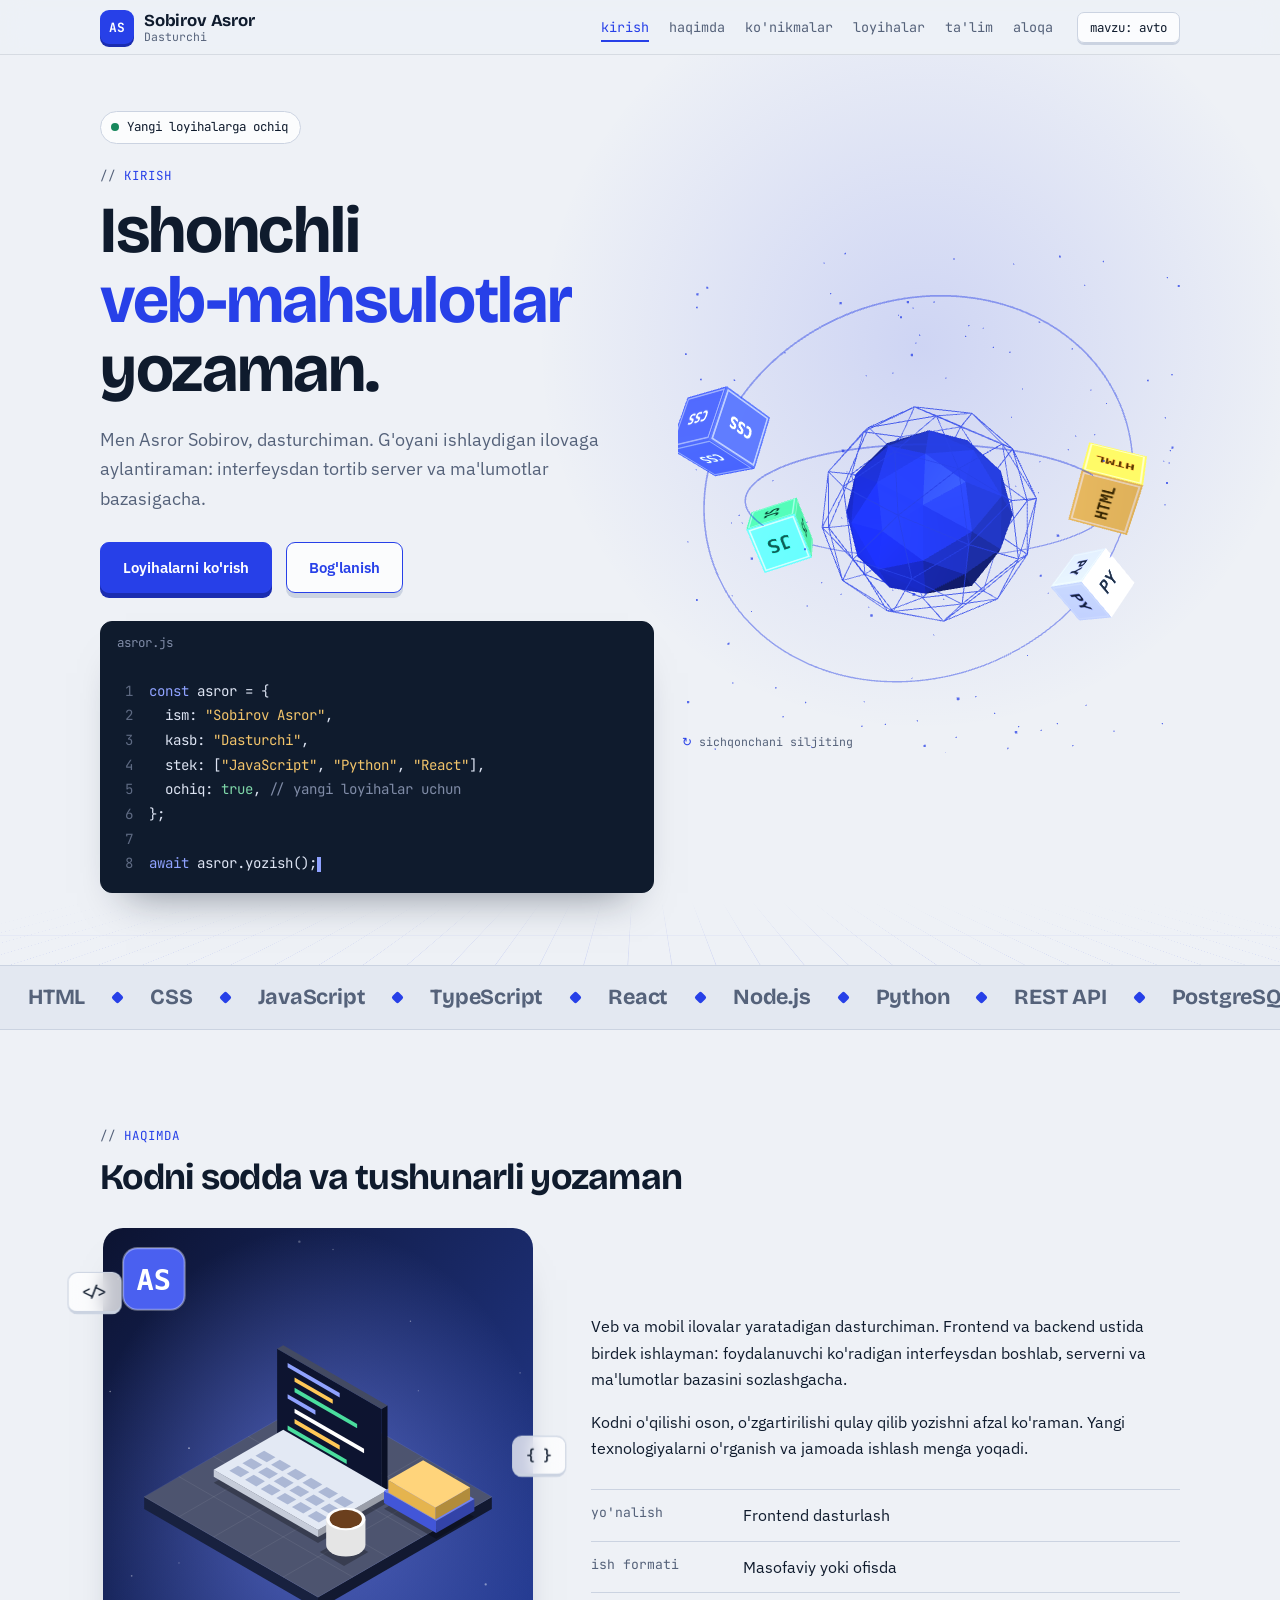
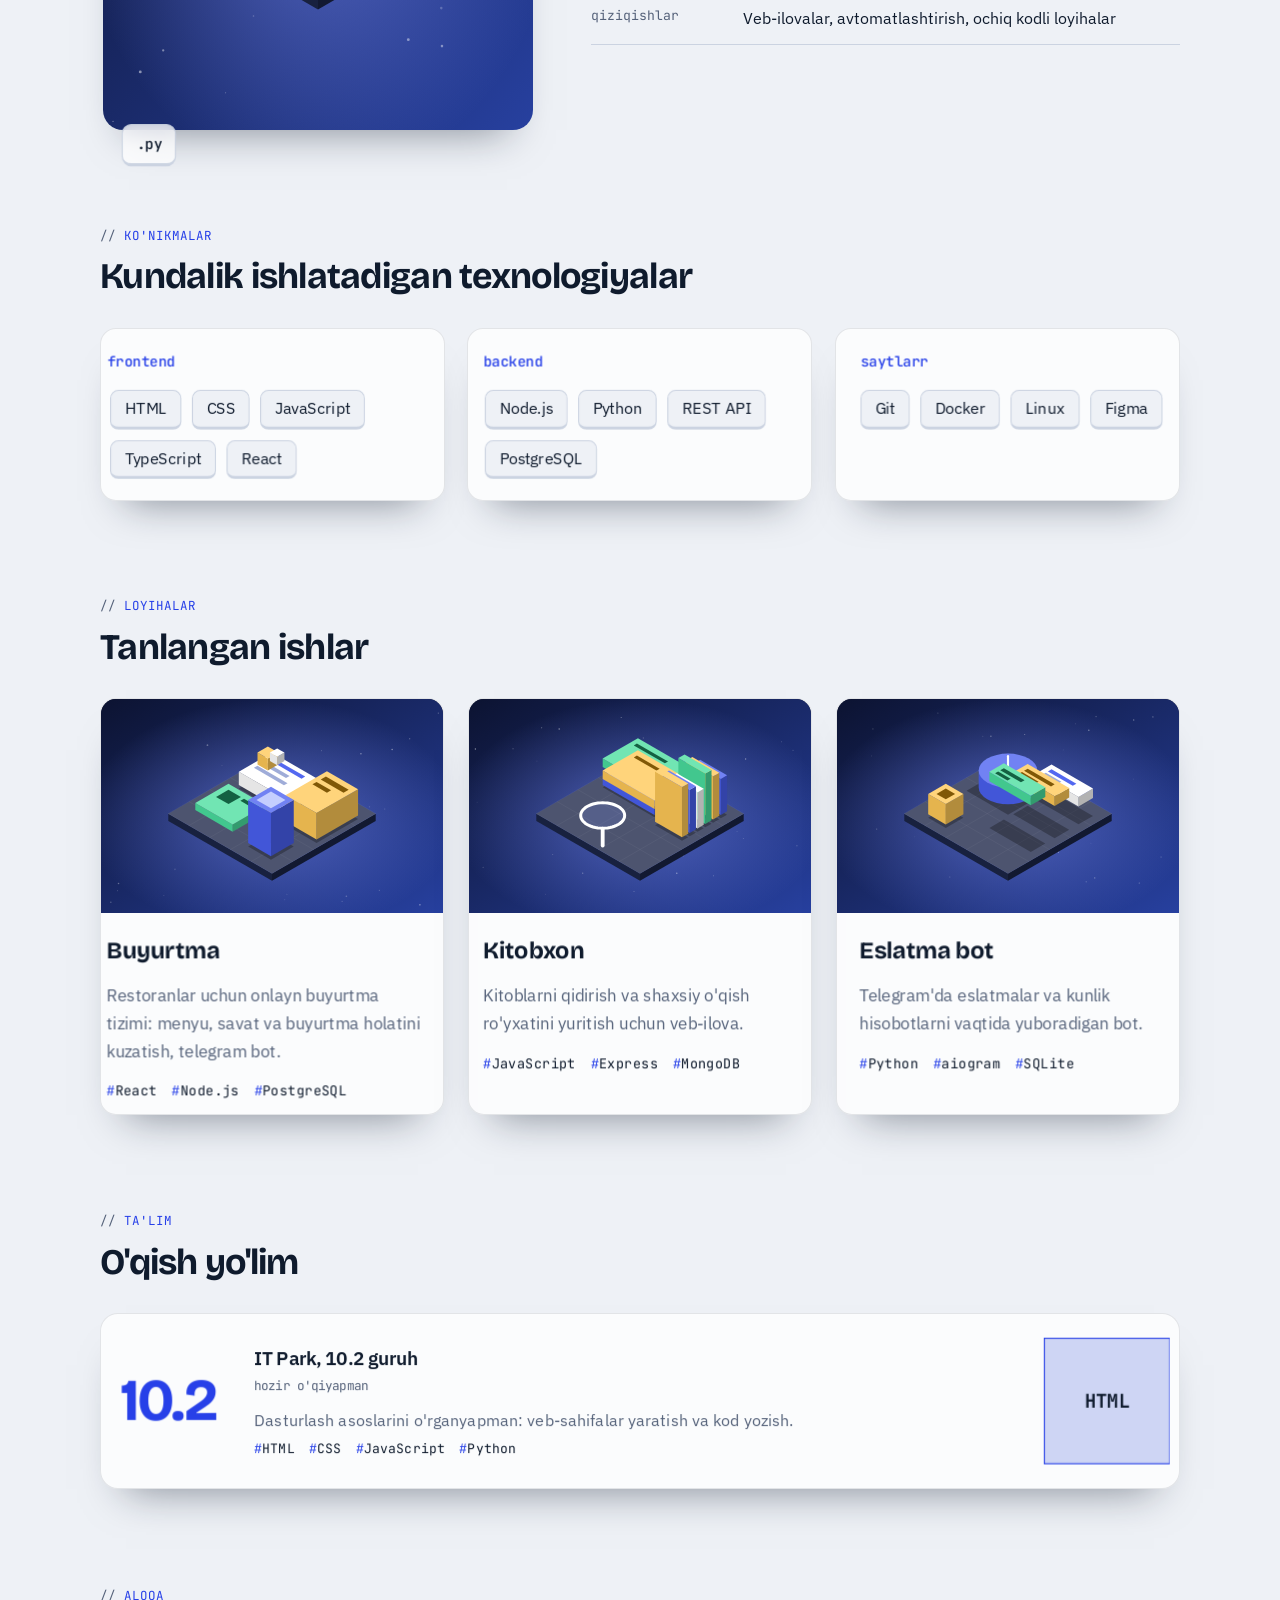
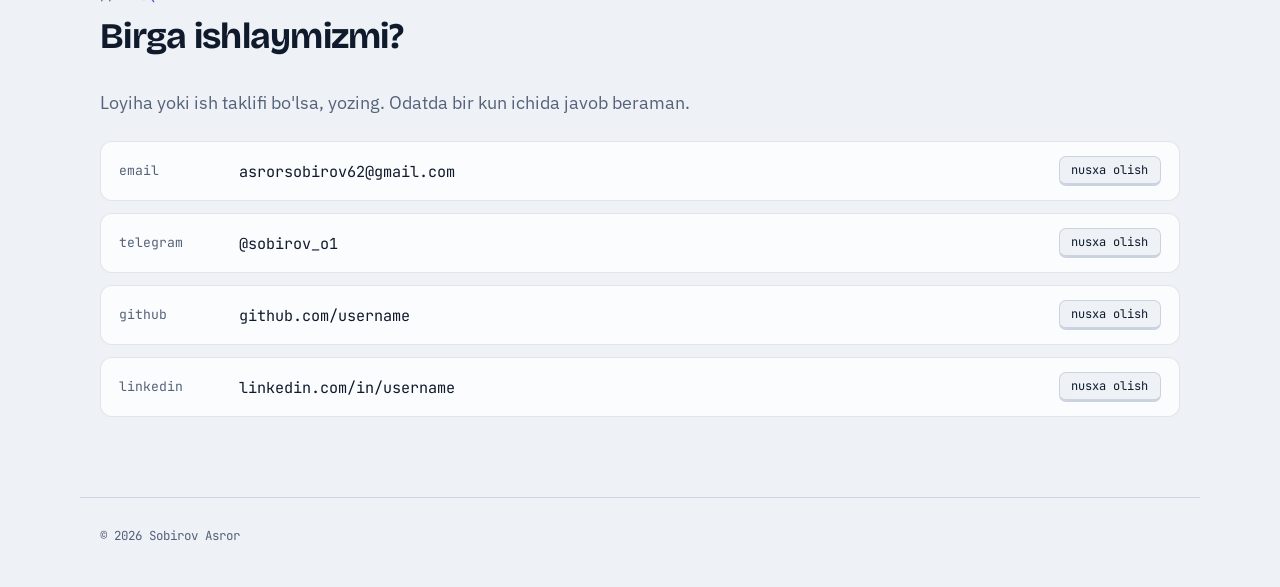
<file: tahrirlash/index.html>
<!doctype html>
<html lang="uz">
<head>
<meta charset="utf-8">
<meta name="viewport" content="width=device-width, initial-scale=1">
<title>Asror Sobirov</title>
<link rel="preconnect" href="https://fonts.googleapis.com">
<link rel="preconnect" href="https://fonts.gstatic.com" crossorigin>
<link rel="stylesheet" href="https://fonts.googleapis.com/css2?family=Bricolage+Grotesque:wght@600;700&family=IBM+Plex+Sans:wght@400;500;600&family=JetBrains+Mono:wght@400;500;700&display=swap">
<link rel="stylesheet" href="style.css">
</head>
<body>

<div class="progress" id="progress" aria-hidden="true"></div>

<header class="top" id="top">
  <div class="top-in">
    <a class="brand" href="#kirish">
      <span class="brand-mark">AS</span>
      <span class="brand-text"><b>Sobirov Asror</b><small>Dasturchi</small></span>
    </a>
    <nav class="nav" aria-label="Bo'limlar">
      <a href="#kirish">kirish</a>
      <a href="#haqimda">haqimda</a>
      <a href="#konikmalar">ko'nikmalar</a>
      <a href="#loyihalar">loyihalar</a>
      <a href="#talim">ta'lim</a>
      <a href="#aloqa">aloqa</a>
    </nav>
    <button class="theme-btn" id="theme" type="button" aria-label="Rangli mavzuni almashtirish">mavzu: avto</button>
  </div>
</header>

<main>
  <!-- ===== KIRISH ===== -->
  <section id="kirish" class="hero">
    <div class="hero-bg" aria-hidden="true"><div class="glow"></div><div class="grid3d"></div></div>
    <div class="hero-in">
      <div class="hero-copy">
        <span class="pill fade" style="--d:.05s"><i></i>Yangi loyihalarga ochiq</span>
        <p class="label fade" style="--d:.1s">kirish</p>
        <h1>
          <span class="w" style="--i:0"><span>Ishonchli</span></span>
          <span class="w hl" style="--i:1"><span>veb-mahsulotlar</span></span>
          <span class="w" style="--i:2"><span>yozaman.</span></span>
        </h1>
        <p class="lead fade" style="--d:.7s">Men Asror Sobirov, dasturchiman. G'oyani ishlaydigan ilovaga aylantiraman: interfeysdan tortib server va ma'lumotlar bazasigacha.</p>
        <div class="cta fade" style="--d:.9s">
          <a class="btn fill" href="#loyihalar">Loyihalarni ko'rish</a>
          <a class="btn line" href="#aloqa">Bog'lanish</a>
        </div>
      </div>

      <div class="stage" id="stage">
        <canvas id="scene" aria-hidden="true"></canvas>
        <div class="fb" aria-hidden="true">
          <div class="cube-wrap big"><div class="cube"><i class="f1">HTML</i><i class="f2">CSS</i><i class="f3">JS</i><i class="f4">PY</i><i class="f5">&lt;/&gt;</i><i class="f6">10.2</i></div></div>
        </div>
        <span class="stage-hint">sichqonchani siljiting</span>
      </div>

      <div class="code tilt fade" data-tilt="5" style="--d:1.05s" role="img" aria-label="Asror haqida qisqa JavaScript obyekti">
        <div class="code-top">asror.js</div>
        <pre><span class="ln"><span class="k">const</span> asror = {</span><span class="ln">  ism: <span class="s">"Sobirov Asror"</span>,</span><span class="ln">  kasb: <span class="s">"Dasturchi"</span>,</span><span class="ln">  stek: [<span class="s">"JavaScript"</span>, <span class="s">"Python"</span>, <span class="s">"React"</span>],</span><span class="ln">  ochiq: <span class="o">true</span>, <span class="d">// yangi loyihalar uchun</span></span><span class="ln">};</span><span class="ln"> </span><span class="ln"><span class="k">await</span> asror.yozish();<span class="cursor"></span></span></pre>
      </div>
    </div>
  </section>

  <!-- ===== TEXNOLOGIYALAR LENTASI ===== -->
  <div class="marquee" aria-hidden="true">
    <div class="track">
      <span>HTML</span><span>CSS</span><span>JavaScript</span><span>TypeScript</span><span>React</span><span>Node.js</span><span>Python</span><span>REST API</span><span>PostgreSQL</span><span>Git</span><span>Docker</span><span>Linux</span><span>Figma</span>
      <span>HTML</span><span>CSS</span><span>JavaScript</span><span>TypeScript</span><span>React</span><span>Node.js</span><span>Python</span><span>REST API</span><span>PostgreSQL</span><span>Git</span><span>Docker</span><span>Linux</span><span>Figma</span>
    </div>
  </div>

  <!-- ===== HAQIMDA ===== -->
  <section id="haqimda" class="sec">
    <div class="sec-head rv">
      <p class="label">haqimda</p>
      <h2>Kodni sodda va tushunarli yozaman</h2>
    </div>
    <div class="about-grid">
      <div class="avatar-card tilt rv" data-tilt="9">
        <!-- O'z rasmingizni qo'yish uchun: images papkasiga asror.jpg qo'shing va src ni "images/asror.jpg" ga o'zgartiring -->
        <img src="images/asror.svg" alt="Asror Sobirov ish stoli: noutbuk, qahva va kitoblar" width="600" height="700" loading="lazy">
        <span class="chip-float f1">&lt;/&gt;</span>
        <span class="chip-float f2">{ }</span>
        <span class="chip-float f3">.py</span>
      </div>
      <div class="about-copy">
        <div class="about rv">
          <p>Veb va mobil ilovalar yaratadigan dasturchiman. Frontend va backend ustida birdek ishlayman: foydalanuvchi ko'radigan interfeysdan boshlab, serverni va ma'lumotlar bazasini sozlashgacha.</p>
          <p>Kodni o'qilishi oson, o'zgartirilishi qulay qilib yozishni afzal ko'raman. Yangi texnologiyalarni o'rganish va jamoada ishlash menga yoqadi.</p>
        </div>
        <dl class="facts rv">
          <div><dt>yo'nalish</dt><dd>Frontend dasturlash</dd></div>
          <div><dt>ish formati</dt><dd>Masofaviy yoki ofisda</dd></div>
          <div><dt>qiziqishlar</dt><dd>Veb-ilovalar, avtomatlashtirish, ochiq kodli loyihalar</dd></div>
        </dl>
      </div>
    </div>
  </section>

  <!-- ===== KO'NIKMALAR ===== -->
  <section id="konikmalar" class="sec">
    <div class="sec-head rv">
      <p class="label">ko'nikmalar</p>
      <h2>Kundalik ishlatadigan  texnologiyalar</h2>
    </div>
    <div class="skill-grid">
      <article class="skill tilt rv" data-tilt="10">
        <h3>frontend</h3>
        <ul class="chips"><li>HTML</li><li>CSS</li><li>JavaScript</li><li>TypeScript</li><li>React</li></ul>
      </article>
      <article class="skill tilt rv" data-tilt="10">
        <h3>backend</h3>
        <ul class="chips"><li>Node.js</li><li>Python</li><li>REST API</li><li>PostgreSQL</li></ul>
      </article>
      <article class="skill tilt rv" data-tilt="10">
        <h3>saytlarr</h3>
        <ul class="chips"><li>Git</li><li>Docker</li><li>Linux</li><li>Figma</li></ul>
      </article>
    </div>
  </section>

  <!-- ===== LOYIHALAR ===== -->
  <section id="loyihalar" class="sec">
    <div class="sec-head rv">
      <p class="label">loyihalar</p>
      <h2>Tanlangan ishlar</h2>
    </div>
    <div class="projects">
      <article class="proj tilt rv" data-tilt="8">
        <div class="proj-img"><img src="images/cover-buyurtma.svg" alt="Buyurtma loyihasi muqovasi" width="800" height="500" loading="lazy"></div>
        <div class="proj-body">
          <div class="proj-head">
            <h3>Buyurtma</h3>
          </div>
          <p>Restoranlar uchun onlayn buyurtma tizimi: menyu, savat va buyurtma holatini kuzatish, telegram bot.</p>
          <ul class="tags"><li>React</li><li>Node.js</li><li>PostgreSQL</li></ul>
        </div>
      </article>
      <article class="proj tilt rv" data-tilt="8">
        <div class="proj-img"><img src="images/cover-kitobxon.svg" alt="Kitobxon loyihasi muqovasi" width="800" height="500" loading="lazy"></div>
        <div class="proj-body">
          <div class="proj-head">
            <h3>Kitobxon</h3>
          </div>
          <p>Kitoblarni qidirish va shaxsiy o'qish ro'yxatini yuritish uchun veb-ilova.</p>
          <ul class="tags"><li>JavaScript</li><li>Express</li><li>MongoDB</li></ul>
        </div>
      </article>
      <article class="proj tilt rv" data-tilt="8">
        <div class="proj-img"><img src="images/cover-eslatma.svg" alt="Eslatma bot loyihasi muqovasi" width="800" height="500" loading="lazy"></div>
        <div class="proj-body">
          <div class="proj-head">
            <h3>Eslatma bot</h3>
          </div>
          <p>Telegram'da eslatmalar va kunlik hisobotlarni vaqtida yuboradigan bot.</p>
          <ul class="tags"><li>Python</li><li>aiogram</li><li>SQLite</li></ul>
        </div>
      </article>
    </div>
  </section>

  <!-- ===== TA'LIM ===== -->
  <section id="talim" class="sec">
    <div class="sec-head rv">
      <p class="label">ta'lim</p>
      <h2>O'qish yo'lim</h2>
    </div>
    <div class="log">
      <article class="commit tilt rv" data-tilt="5">
        <span class="hash">10.2</span>
        <div class="commit-body">
          <h3>IT Park, 10.2 guruh</h3>
          <div class="when">hozir o'qiyapman</div>
          <p>Dasturlash asoslarini o'rganyapman: veb-sahifalar yaratish va kod yozish.</p>
          <ul class="tags"><li>HTML</li><li>CSS</li><li>JavaScript</li><li>Python</li></ul>
        </div>
        <div class="cube-wrap" aria-hidden="true"><div class="cube"><i class="f1">HTML</i><i class="f2">CSS</i><i class="f3">JS</i><i class="f4">PY</i><i class="f5">&lt;/&gt;</i><i class="f6">10.2</i></div></div>
      </article>
    </div>
  </section>

  <!-- ===== ALOQA ===== -->
  <section id="aloqa" class="sec">
    <div class="sec-head rv">
      <p class="label">aloqa</p>
      <h2>Birga ishlaymizmi?</h2>
    </div>
    <p class="lead rv" style="margin: 0 0 24px;">Loyiha yoki ish taklifi bo'lsa, yozing. Odatda bir kun ichida javob beraman.</p>
    <div class="contact">
      <div class="row rv"><span class="k2">email</span><span class="v">asrorsobirov62@gmail.com</span><button class="copy" type="button">nusxa olish</button></div>
      <div class="row rv"><span class="k2">telegram</span><span class="v">@sobirov_o1</span><button class="copy" type="button">nusxa olish</button></div>
      <div class="row rv"><span class="k2">github</span><span class="v">github.com/username</span><button class="copy" type="button">nusxa olish</button></div>
      <div class="row rv"><span class="k2">linkedin</span><span class="v">linkedin.com/in/username</span><button class="copy" type="button">nusxa olish</button></div>
    </div>
  </section>
</main>

<footer class="foot"><span>© 2026 Sobirov Asror</span></footer>

<script src="three.min.js"></script>
<script src="scene.js"></script>
<script src="script.js"></script>
</body>
</html>
</file>
<file: tahrirlash/style.css>
body { margin: 0; }

/* Layout: sticky glass top bar, a hero with a live 3D scene beside the intro, then wide sections of 3D-tilting cards. */
:root {
  --bg: #EEF1F6;
  --surface: #E3E8F1;
  --fg: #0F1B2D;
  --muted: #55627A;
  --line: #CBD3E1;
  --accent: #2740E8;
  --accent-deep: #1B2DB0;
  --on-accent: #FFFFFF;
  --signal: #17875C;
  --card: rgba(255, 255, 255, 0.74);
  --glass: rgba(238, 241, 246, 0.78);
  --glass-line: rgba(15, 27, 45, 0.10);
  --shadow: 0 26px 40px -26px rgba(15, 27, 45, 0.5);
  --glow: rgba(39, 64, 232, 0.16);
  --grid: rgba(39, 64, 232, 0.16);
  --code-bg: #0F1B2D;
  --code-line: #0F1B2D;
  --code-fg: #DCE3F2;
  --code-key: #8FA2FF;
  --code-str: #F2C46B;
  --code-ok: #7ED6A8;
  --code-dim: #7F8BA6;
  --f-display: "Bricolage Grotesque", "Segoe UI", system-ui, sans-serif;
  --f-body: "IBM Plex Sans", system-ui, -apple-system, "Segoe UI", sans-serif;
  --f-mono: "JetBrains Mono", ui-monospace, Menlo, Consolas, monospace;
}
@media (prefers-color-scheme: dark) {
  :root:not([data-theme="light"]) {
    --bg: #0B1120;
    --surface: #131B2E;
    --fg: #E6EBF5;
    --muted: #9AA6BF;
    --line: #243049;
    --accent: #8FA2FF;
    --accent-deep: #5F74E8;
    --on-accent: #0B1120;
    --signal: #4FD1A0;
    --card: rgba(19, 27, 46, 0.74);
    --glass: rgba(11, 17, 32, 0.72);
    --glass-line: rgba(143, 162, 255, 0.16);
    --shadow: 0 30px 46px -28px rgba(0, 0, 0, 0.85);
    --glow: rgba(143, 162, 255, 0.14);
    --grid: rgba(143, 162, 255, 0.14);
    --code-bg: #121A2C;
    --code-line: #2A3652;
    color-scheme: dark;
  }
}
:root[data-theme="dark"] {
  --bg: #0B1120;
  --surface: #131B2E;
  --fg: #E6EBF5;
  --muted: #9AA6BF;
  --line: #243049;
  --accent: #8FA2FF;
  --accent-deep: #5F74E8;
  --on-accent: #0B1120;
  --signal: #4FD1A0;
  --card: rgba(19, 27, 46, 0.74);
  --glass: rgba(11, 17, 32, 0.72);
  --glass-line: rgba(143, 162, 255, 0.16);
  --shadow: 0 30px 46px -28px rgba(0, 0, 0, 0.85);
  --glow: rgba(143, 162, 255, 0.14);
  --grid: rgba(143, 162, 255, 0.14);
  --code-bg: #121A2C;
  --code-line: #2A3652;
  color-scheme: dark;
}

*, *::before, *::after { box-sizing: border-box; }
html { scroll-behavior: smooth; }
body {
  background: var(--bg);
  color: var(--fg);
  font-family: var(--f-body);
  font-size: 16px;
  line-height: 1.65;
  -webkit-font-smoothing: antialiased;
  overflow-x: hidden;
}
a { color: inherit; }
p { margin: 0; }
:focus-visible { outline: 2px solid var(--accent); outline-offset: 3px; border-radius: 2px; }
img { max-width: 100%; }

/* ---------- progress + top bar ---------- */
.progress {
  position: fixed; left: 0; right: 0; top: env(safe-area-inset-top, 0px); height: 3px; z-index: 70;
  background: var(--accent); transform-origin: 0 50%; transform: scaleX(var(--p, 0));
}
.top {
  position: sticky; top: env(safe-area-inset-top, 0px); z-index: 60;
  background: var(--glass); border-bottom: 1px solid var(--glass-line);
  -webkit-backdrop-filter: blur(14px) saturate(1.4); backdrop-filter: blur(14px) saturate(1.4);
  transition: box-shadow .3s;
}
.top.scrolled { box-shadow: 0 10px 30px -18px rgba(0, 0, 0, 0.5); }
.top-in {
  max-width: 1120px; margin-inline: auto; padding: 10px 20px;
  display: flex; align-items: center; justify-content: space-between; gap: 12px 24px; flex-wrap: wrap;
}
.brand { display: flex; align-items: center; gap: 10px; text-decoration: none; }
.brand-mark {
  width: 34px; height: 34px; display: grid; place-items: center; border-radius: 9px;
  background: var(--accent); color: var(--on-accent); font: 700 0.8rem var(--f-mono);
  box-shadow: 0 3px 0 var(--accent-deep);
}
.brand-text { display: flex; flex-direction: column; line-height: 1.15; }
.brand-text b { font-family: var(--f-display); font-size: 1.05rem; letter-spacing: -0.01em; }
.brand-text small { font-family: var(--f-mono); font-size: 0.72rem; color: var(--muted); }
.nav { display: flex; gap: 4px 20px; margin-left: auto; }
.nav a {
  position: relative; font-family: var(--f-mono); font-size: 0.84rem; text-decoration: none; color: var(--muted);
  padding: 6px 0; transition: color .2s;
}
.nav a::after {
  content: ""; position: absolute; left: 0; right: 0; bottom: 2px; height: 2px; background: var(--accent);
  transform: scaleX(0); transform-origin: 0 50%; transition: transform .3s cubic-bezier(.2, .8, .2, 1);
}
.nav a:hover, .nav a.active { color: var(--accent); }
.nav a:hover::after, .nav a.active::after { transform: scaleX(1); }
.theme-btn {
  font-family: var(--f-mono); font-size: 0.78rem; color: var(--fg); background: var(--card);
  border: 1px solid var(--line); border-radius: 7px; padding: 6px 12px; cursor: pointer;
  box-shadow: 0 2px 0 var(--line); transition: transform .15s, box-shadow .15s, border-color .2s, color .2s;
}
.theme-btn:hover { border-color: var(--accent); color: var(--accent); transform: translateY(-1px); }
.theme-btn:active { transform: translateY(2px); box-shadow: none; }

/* ---------- shared type ---------- */
.label { font-family: var(--f-mono); font-size: 0.78rem; letter-spacing: 0.08em; text-transform: uppercase; color: var(--accent); margin: 0 0 10px; }
.label::before { content: "// "; color: var(--muted); }
h1, h2 { font-family: var(--f-display); font-weight: 700; letter-spacing: -0.02em; text-wrap: balance; margin: 0; }
h1 { font-size: clamp(2.4rem, 6.4vw, 4.1rem); line-height: 1.06; }
h2 { font-size: clamp(1.55rem, 3.8vw, 2.25rem); line-height: 1.15; }
.lead { font-size: 1.12rem; color: var(--muted); max-width: 56ch; margin-top: 20px; }

/* ---------- hero ---------- */
.hero { position: relative; overflow: hidden; padding-block: 56px 72px; }
.hero-bg { position: absolute; inset: 0; pointer-events: none; overflow: hidden; }
.glow {
  position: absolute; inset: 0;
  background: radial-gradient(620px circle at var(--mx, 72%) var(--my, 32%), var(--glow), transparent 62%);
}
.grid3d {
  position: absolute; left: -30%; right: -30%; bottom: -6%; height: 62%;
  transform: perspective(520px) rotateX(64deg); transform-origin: 50% 100%;
  background-image: linear-gradient(var(--grid) 1px, transparent 1px), linear-gradient(90deg, var(--grid) 1px, transparent 1px);
  background-size: 56px 56px;
  -webkit-mask-image: linear-gradient(to top, #000 8%, transparent 88%); mask-image: linear-gradient(to top, #000 8%, transparent 88%);
  animation: gridmove 3.2s linear infinite;
}
@keyframes gridmove { to { background-position: 0 56px; } }

.hero-in {
  position: relative; max-width: 1120px; margin-inline: auto; padding-inline: 20px;
  display: grid; grid-template-columns: minmax(0, 1.05fr) minmax(0, 0.95fr);
  grid-template-areas: "copy stage" "code stage";
  gap: 28px 24px; align-items: center;
}
.hero-copy { grid-area: copy; display: flex; flex-direction: column; align-items: flex-start; min-width: 0; }
.hero-copy .label { margin-top: 22px; }
.hero-in > .code { grid-area: code; max-width: 560px; width: 100%; }

.pill {
  display: inline-flex; align-items: center; gap: 8px; font-family: var(--f-mono); font-size: 0.78rem;
  border: 1px solid var(--line); background: var(--card); border-radius: 999px; padding: 5px 12px 5px 10px;
}
.pill i { width: 8px; height: 8px; border-radius: 50%; background: var(--signal); display: block; animation: pulse 2s ease-out infinite; }
@keyframes pulse { 0% { box-shadow: 0 0 0 0 var(--signal); } 80%, 100% { box-shadow: 0 0 0 9px transparent; } }

.w { display: inline-block; overflow: hidden; vertical-align: top; padding-bottom: 0.14em; margin-bottom: -0.14em; }
.w > span { display: inline-block; animation: wordUp 0.95s cubic-bezier(.2, .8, .2, 1) both; animation-delay: calc(0.14s * var(--i) + 0.2s); }
.hl { color: var(--accent); }
@keyframes wordUp { from { transform: translateY(108%) rotate(4deg); } }
.fade { animation: fadeUp 0.8s cubic-bezier(.2, .8, .2, 1) both; animation-delay: var(--d, 0s); }
@keyframes fadeUp { from { opacity: 0; transform: translateY(18px); } }

.cta { display: flex; flex-wrap: wrap; gap: 14px; margin-top: 28px; }
.btn {
  font-family: var(--f-body); font-weight: 600; font-size: 0.95rem; text-decoration: none;
  padding: 12px 22px; border-radius: 9px; border: 1px solid var(--accent);
  transition: transform .15s, box-shadow .15s, background .2s;
}
.btn.fill { background: var(--accent); color: var(--on-accent); box-shadow: 0 5px 0 var(--accent-deep); }
.btn.fill:hover { transform: translateY(-2px); box-shadow: 0 7px 0 var(--accent-deep); }
.btn.fill:active { transform: translateY(4px); box-shadow: 0 1px 0 var(--accent-deep); }
.btn.line { color: var(--accent); background: var(--card); box-shadow: 0 5px 0 var(--line); }
.btn.line:hover { transform: translateY(-2px); box-shadow: 0 7px 0 var(--line); }
.btn.line:active { transform: translateY(4px); box-shadow: 0 1px 0 var(--line); }

.stage { grid-area: stage; position: relative; width: 100%; aspect-ratio: 1 / 1; max-height: 580px; min-width: 0; }
.stage canvas { position: absolute; inset: 0; width: 100%; height: 100%; display: block; }
.stage .fb { position: absolute; inset: 0; display: none; place-items: center; }
.stage.no-3d canvas { display: none; }
.stage.no-3d .fb { display: grid; }
.stage-hint { position: absolute; left: 4px; bottom: 2px; font-family: var(--f-mono); font-size: 0.72rem; color: var(--muted); }
.stage-hint::before { content: "↻ "; color: var(--accent); }

/* code card (from the original, now tilting) */
.code {
  background: var(--code-bg); border: 1px solid var(--code-line); border-radius: 12px;
  color: var(--code-fg); font-family: var(--f-mono); font-size: 0.88rem; line-height: 1.75; min-width: 0;
  box-shadow: var(--shadow);
}
.code-top { padding: 10px 16px; border-bottom: 1px solid var(--code-line); color: var(--code-dim); font-size: 0.78rem; }
.code pre { margin: 0; padding: 14px 16px 16px; overflow-x: auto; counter-reset: ln; font: inherit; }
.code .ln { display: block; white-space: pre; }
.code .ln::before {
  counter-increment: ln; content: counter(ln); display: inline-block; width: 2ch; margin-right: 2ch;
  text-align: right; color: var(--code-dim); opacity: 0.7;
}
.k { color: var(--code-key); }
.s { color: var(--code-str); }
.o { color: var(--code-ok); }
.d { color: var(--code-dim); }
.cursor { display: inline-block; width: 0.55ch; height: 1.1em; vertical-align: text-bottom; background: var(--code-key); animation: blink 1.1s steps(1) infinite; }
@keyframes blink { 50% { opacity: 0; } }

/* ---------- marquee ---------- */
.marquee { overflow: hidden; border-block: 1px solid var(--line); background: var(--surface); }
.track { display: flex; width: max-content; animation: scroll 38s linear infinite; }
.marquee:hover .track { animation-play-state: paused; }
.track span {
  display: inline-flex; align-items: center; gap: 28px; padding: 14px 0 14px 28px;
  font-family: var(--f-display); font-weight: 700; font-size: 1.35rem; letter-spacing: -0.01em; color: var(--muted);
}
.track span::after { content: ""; width: 9px; height: 9px; background: var(--accent); transform: rotate(45deg); border-radius: 2px; }
@keyframes scroll { to { transform: translateX(-50%); } }

/* ---------- sections ---------- */
.sec { max-width: 1120px; margin-inline: auto; padding: 96px 20px 0; scroll-margin-top: 60px; min-width: 0; }
.sec-head { margin-bottom: 30px; }
.sec:last-of-type { padding-bottom: 24px; }

/* reveal on scroll: translate/rotate/opacity only, so tilt can keep using transform */
html.anim .rv { opacity: 0; translate: 0 38px; rotate: 1 0 0 14deg; }
.rv {
  transition: opacity .8s var(--d, 0s), translate .95s var(--d, 0s) cubic-bezier(.2, .8, .2, 1), rotate .95s var(--d, 0s) cubic-bezier(.2, .8, .2, 1);
}
html.anim .rv.in { opacity: 1; translate: 0 0; rotate: 1 0 0 0deg; }

/* 3D tilt cards */
.tilt {
  position: relative; transform-style: preserve-3d;
  transform: perspective(var(--persp, 900px)) rotateX(var(--rx, 0deg)) rotateY(var(--ry, 0deg));
  transition: transform .28s ease-out, box-shadow .3s;
}
.rv.tilt {
  transition: transform .28s ease-out, box-shadow .3s, opacity .8s var(--d, 0s), translate .95s var(--d, 0s) cubic-bezier(.2, .8, .2, 1), rotate .95s var(--d, 0s) cubic-bezier(.2, .8, .2, 1);
}
.tilt::after {
  content: ""; position: absolute; inset: 0; border-radius: inherit; pointer-events: none;
  background: radial-gradient(circle at var(--gx, 50%) var(--gy, 0%), rgba(255, 255, 255, 0.22), transparent 55%);
  opacity: var(--ga, 0); transition: opacity .3s; transform: translateZ(70px);
}
.skill-grid, .projects, .log { perspective: 1200px; }

/* about */
.about-grid { display: grid; grid-template-columns: minmax(0, 0.85fr) minmax(0, 1.15fr); gap: 56px; align-items: center; }
.avatar-card { width: 100%; max-width: 430px; border-radius: 20px; box-shadow: var(--shadow); justify-self: center; }
.avatar-card img { display: block; width: 100%; height: auto; border-radius: 20px; }
.chip-float {
  position: absolute; font-family: var(--f-mono); font-weight: 500; font-size: 0.85rem;
  background: var(--card); border: 1px solid var(--line); border-bottom-width: 3px; border-radius: 9px; padding: 6px 12px;
  -webkit-backdrop-filter: blur(8px); backdrop-filter: blur(8px);
  transform: translateZ(70px); animation: floaty 5s ease-in-out infinite;
}
.chip-float.f1 { left: -16px; top: 12%; }
.chip-float.f2 { right: -14px; top: 42%; animation-delay: -1.7s; }
.chip-float.f3 { left: 8%; bottom: -14px; animation-delay: -3.2s; }
@keyframes floaty { 50% { translate: 0 -10px; } }
.about { display: flex; flex-direction: column; gap: 16px; max-width: 62ch; }
.facts { margin: 28px 0 0; display: grid; grid-template-columns: minmax(0, 1fr); border-top: 1px solid var(--line); max-width: 62ch; }
.facts div { display: grid; grid-template-columns: 8.5rem minmax(0, 1fr); gap: 16px; padding: 12px 0; border-bottom: 1px solid var(--line); }
.facts dt { font-family: var(--f-mono); font-size: 0.82rem; color: var(--muted); }
.facts dd { margin: 0; }

/* skills */
.skill-grid { display: grid; grid-template-columns: repeat(auto-fit, minmax(min(100%, 300px), 1fr)); gap: 22px; }
.skill { background: var(--card); border: 1px solid var(--glass-line); border-radius: 16px; padding: 24px; box-shadow: var(--shadow); min-width: 0; }
.skill h3 { font-family: var(--f-mono); font-weight: 500; font-size: 0.85rem; color: var(--accent); margin: 0 0 16px; transform: translateZ(28px); }
.chips { list-style: none; margin: 0; padding: 0; display: flex; flex-wrap: wrap; gap: 10px; transform-style: preserve-3d; }
.chips li {
  font-size: 0.95rem; background: var(--bg); border: 1px solid var(--line); border-bottom-width: 3px; border-radius: 8px; padding: 4px 13px;
  transform: translateZ(24px); transition: transform .25s cubic-bezier(.2, .8, .2, 1), border-color .2s, color .2s;
}
.chips li:hover { transform: translateZ(46px) translateY(-3px); border-color: var(--accent); color: var(--accent); }

/* projects */
.projects { display: grid; grid-template-columns: repeat(auto-fit, minmax(min(100%, 310px), 1fr)); gap: 24px; }
.proj { background: var(--card); border: 1px solid var(--glass-line); border-radius: 16px; box-shadow: var(--shadow); display: flex; flex-direction: column; min-width: 0; }
.proj-img { border-radius: 15px 15px 0 0; overflow: hidden; aspect-ratio: 8 / 5; background: #0c1331; transform: translateZ(0); }
.proj-img img { display: block; width: 100%; height: 100%; object-fit: cover; transition: transform .7s cubic-bezier(.2, .8, .2, 1); }
.proj:hover .proj-img img { transform: scale(1.07); }
.proj-body { padding: 18px 22px 22px; display: grid; gap: 10px; transform: translateZ(26px); }
.proj-head { display: flex; flex-wrap: wrap; align-items: baseline; justify-content: space-between; gap: 6px 16px; }
.proj h3 { font-family: var(--f-display); font-weight: 700; font-size: 1.4rem; margin: 0; letter-spacing: -0.01em; transition: color .2s; }
.proj:hover h3 { color: var(--accent); }
.proj p { color: var(--muted); }
.tags { list-style: none; margin: 4px 0 0; padding: 0; display: flex; flex-wrap: wrap; gap: 6px 14px; font-family: var(--f-mono); font-size: 0.8rem; }
.tags li { color: var(--fg); }
.tags li::before { content: "#"; color: var(--accent); }

/* education */
.commit {
  display: grid; grid-template-columns: auto minmax(0, 1fr) auto; gap: 8px 32px; align-items: center;
  background: var(--card); border: 1px solid var(--glass-line); border-radius: 18px; box-shadow: var(--shadow); padding: 30px 34px; --persp: 2200px;
}
.hash { font-family: var(--f-display); font-weight: 700; font-size: clamp(2.4rem, 7vw, 3.6rem); line-height: 1; letter-spacing: -0.03em; color: var(--accent); transform: translateZ(22px); }
.commit-body { transform: translateZ(12px); min-width: 0; }
.commit h3 { font-size: 1.15rem; font-weight: 600; margin: 0; }
.when { font-family: var(--f-mono); font-size: 0.78rem; color: var(--muted); margin-top: 2px; }
.commit p { color: var(--muted); margin-top: 10px; max-width: 60ch; }

/* css 3d cube */
.cube-wrap { --s: 112px; width: var(--s); height: var(--s); perspective: 700px; transform: translateZ(30px); }
.cube-wrap.big { --s: clamp(150px, 26vw, 210px); }
.cube { position: relative; width: 100%; height: 100%; transform-style: preserve-3d; animation: spin 16s linear infinite; }
.cube i {
  position: absolute; inset: 0; display: grid; place-items: center; font: 700 1.05rem var(--f-mono); font-style: normal;
  color: var(--fg); border: 1px solid var(--accent); background: color-mix(in srgb, var(--accent) 16%, var(--bg)); backface-visibility: visible;
}
.cube .f1 { transform: translateZ(calc(var(--s) / 2)); }
.cube .f2 { transform: rotateY(90deg) translateZ(calc(var(--s) / 2)); }
.cube .f3 { transform: rotateY(180deg) translateZ(calc(var(--s) / 2)); }
.cube .f4 { transform: rotateY(-90deg) translateZ(calc(var(--s) / 2)); }
.cube .f5 { transform: rotateX(90deg) translateZ(calc(var(--s) / 2)); color: var(--accent); }
.cube .f6 { transform: rotateX(-90deg) translateZ(calc(var(--s) / 2)); color: var(--accent); }
@keyframes spin { from { transform: rotateX(-24deg) rotateY(0deg); } to { transform: rotateX(-24deg) rotateY(360deg); } }

/* contact */
.contact { display: grid; gap: 12px; }
.row {
  display: grid; grid-template-columns: 6.5rem minmax(0, 1fr) auto; gap: 8px 16px; align-items: center;
  background: var(--card); border: 1px solid var(--glass-line); border-radius: 12px; padding: 14px 18px;
}
.row:hover { border-color: var(--accent); }
.row .k2 { font-family: var(--f-mono); font-size: 0.82rem; color: var(--muted); }
.row .v { font-family: var(--f-mono); font-size: 0.95rem; overflow-wrap: anywhere; user-select: all; }
.copy {
  font-family: var(--f-mono); font-size: 0.75rem; color: var(--fg); background: var(--bg);
  border: 1px solid var(--line); border-bottom-width: 3px; border-radius: 7px; padding: 5px 10px; cursor: pointer; min-width: 6.4rem;
  transition: transform .12s, border-color .2s, color .2s;
}
.copy:hover { border-color: var(--accent); color: var(--accent); }
.copy:active { transform: translateY(2px); border-bottom-width: 1px; }

.foot { max-width: 1120px; margin: 56px auto 0; padding: 28px 20px 40px; border-top: 1px solid var(--line); font-family: var(--f-mono); font-size: 0.78rem; color: var(--muted); }

/* ---------- responsive ---------- */
@media (max-width: 900px) {
  .hero { padding-block: 36px 56px; }
  .hero-in { grid-template-columns: minmax(0, 1fr); grid-template-areas: "copy" "stage" "code"; }
  .stage { max-width: 440px; max-height: 440px; margin-inline: auto; }
  .about-grid { grid-template-columns: minmax(0, 1fr); gap: 40px; }
  .sec { padding-top: 72px; }
}
@media (max-width: 640px) {
  .nav { order: 3; width: 100%; margin-left: 0; overflow-x: auto; padding-bottom: 2px; scrollbar-width: none; }
  .nav::-webkit-scrollbar { display: none; }
  .nav a { white-space: nowrap; }
}
@media (max-width: 560px) {
  .facts div { grid-template-columns: minmax(0, 1fr); gap: 4px; }
  .commit { grid-template-columns: minmax(0, 1fr); padding: 24px; }
  .cube-wrap { --s: 90px; justify-self: start; margin: 10px 0 0 8px; }
  .row { grid-template-columns: minmax(0, 1fr) auto; }
  .row .k2 { grid-column: 1 / -1; }
  .chip-float.f1 { left: -6px; }
  .chip-float.f2 { right: -6px; }
}

@media (prefers-reduced-motion: reduce) {
  html { scroll-behavior: auto; }
  *, *::before, *::after { animation: none !important; }
  .rv, .rv.tilt { transition: none !important; }
  .tilt, .chips li { transition: none; }
}
</file>
